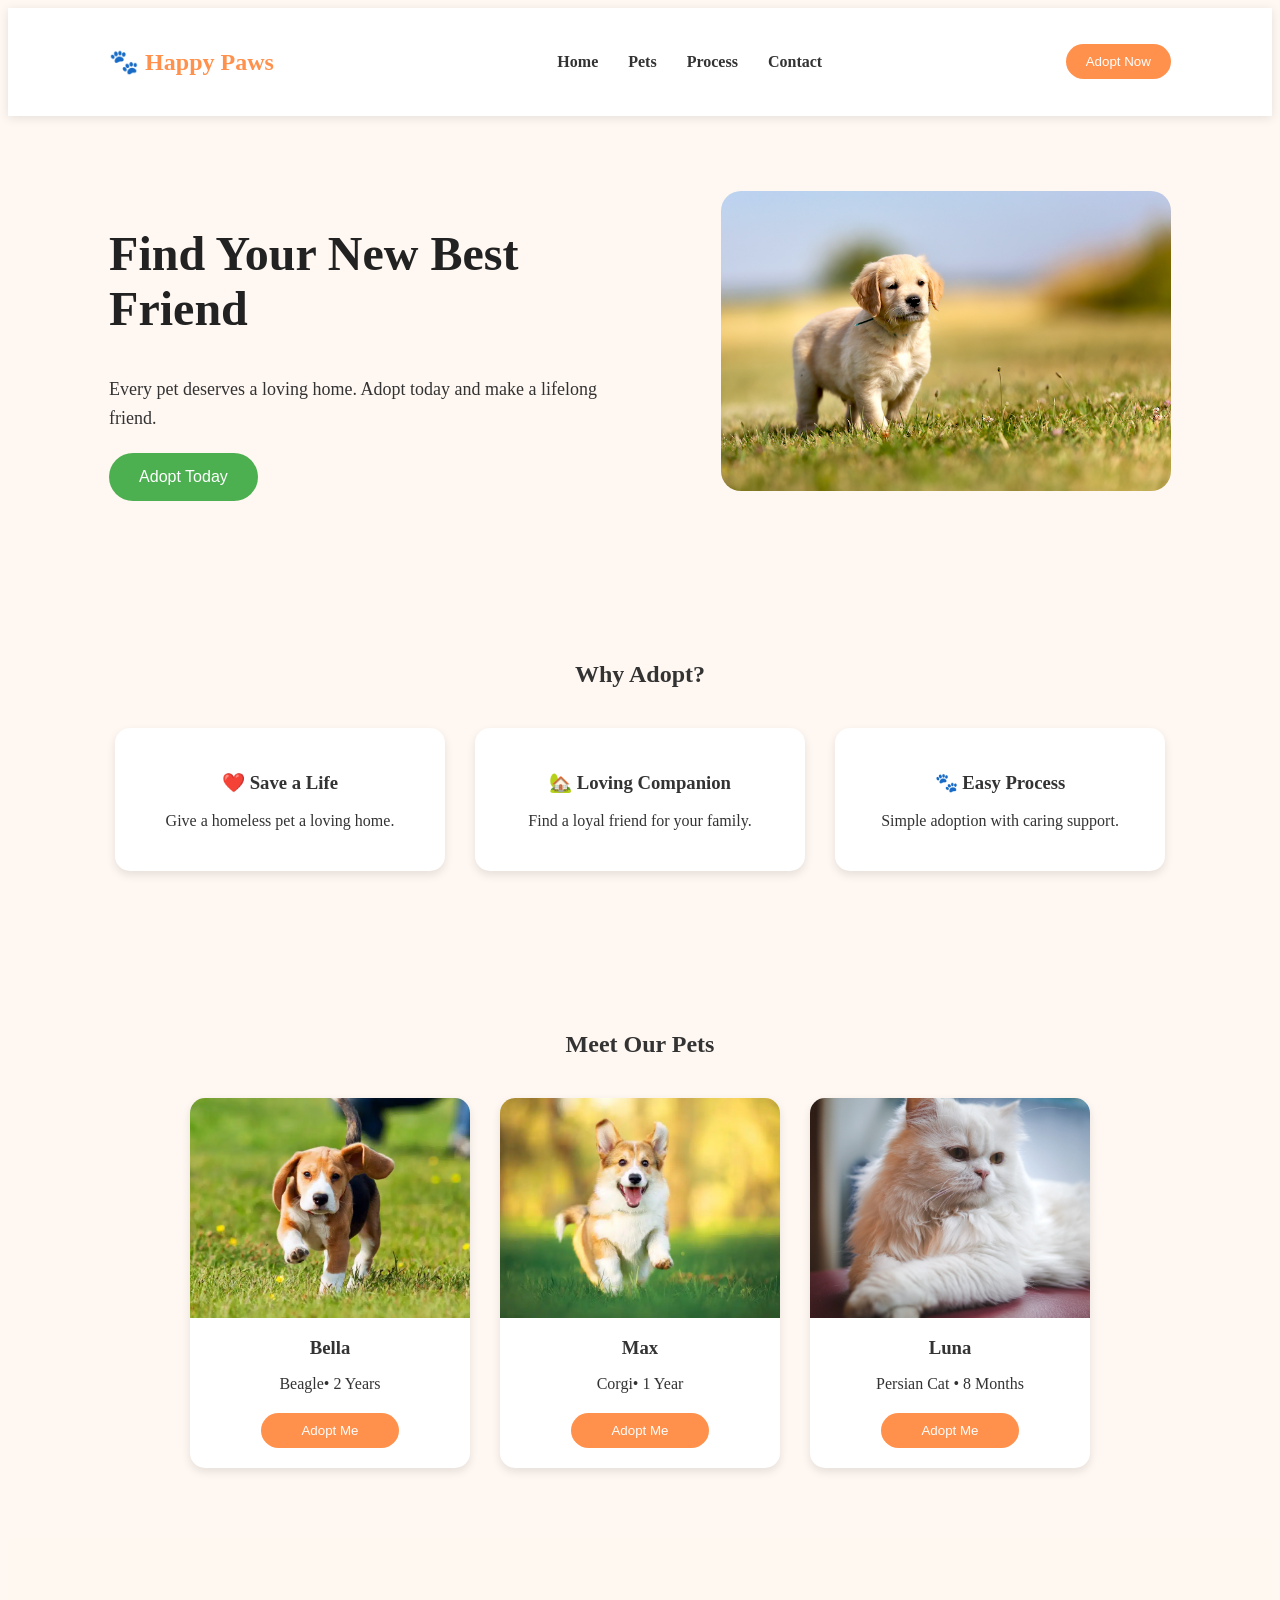
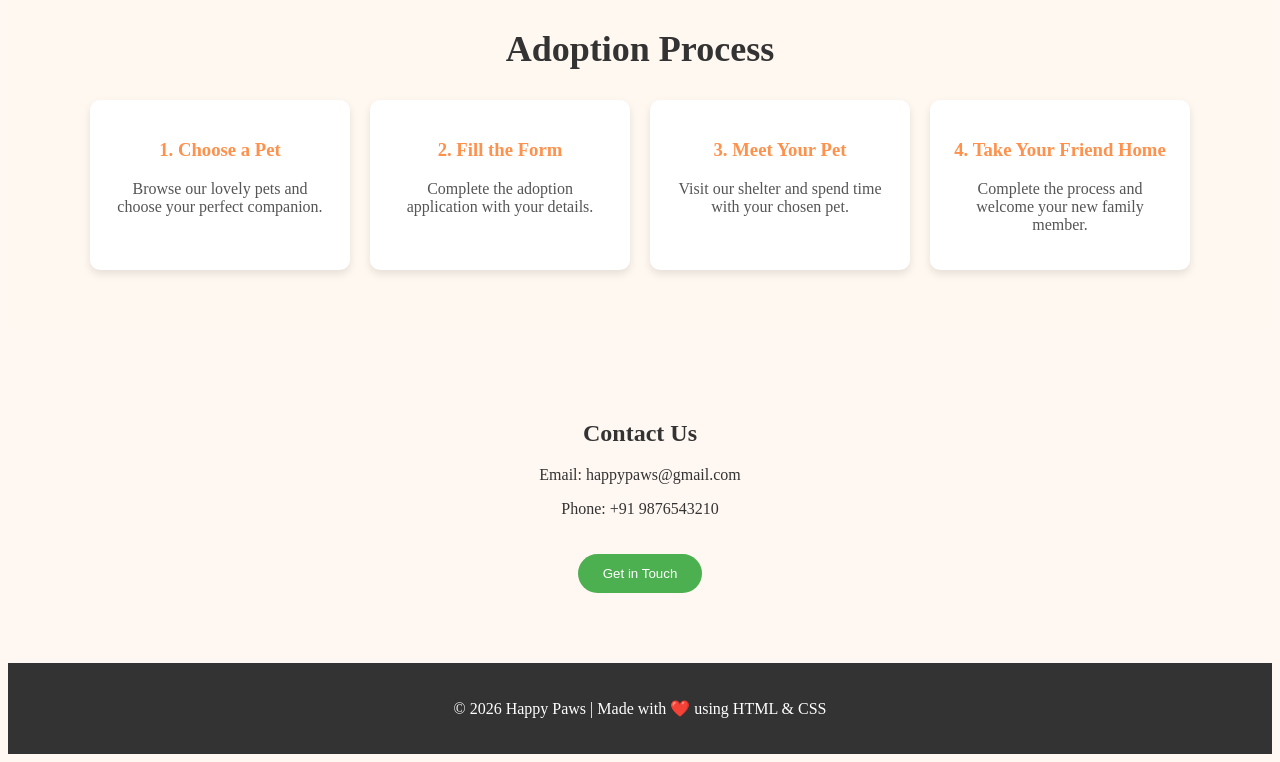
<file: index.html>
<!DOCTYPE html>
<html lang="en">
<head>
    <meta charset="UTF-8">
    <meta name="viewport" content="width=device-width, initial-scale=1.0">
    <title>Happy Paws</title>
    <link rel="stylesheet" href="style.css">
</head>
<body>
    <header>
    <nav>
        <h2>🐾 Happy Paws</h2>

        <ul>
            <li><a href="#home">Home</a></li>
            <li><a href="#pets">Pets</a></li>
            <li><a href="#process">Process</a></li>
            <li><a href="#contact">Contact</a></li>
        </ul>

        <button>Adopt Now</button>
    </nav>
</header>

</body>
</html>
<section class="hero" id="home">

    <div class="hero-text">

        <h1>Find Your New Best Friend</h1>

        <p>
            Every pet deserves a loving home.
            Adopt today and make a lifelong friend.
        </p>

        <button>Adopt Today</button>

    </div>

    <div class="hero-image">

        <img src="hero.jpg" alt="Pet">

    </div>

</section><section class="why">

<h2>Why Adopt?</h2>

<div class="cards">

<div class="card">
<h3>❤️ Save a Life</h3>
<p>Give a homeless pet a loving home.</p>
</div>

<div class="card">
<h3>🏡 Loving Companion</h3>
<p>Find a loyal friend for your family.</p>
</div>

<div class="card">
<h3>🐾 Easy Process</h3>
<p>Simple adoption with caring support.</p>
</div>

</div>

</section>
<section class="pets" id="pets">

<h2>Meet Our Pets</h2>

<div class="pet-container">

<div class="pet-card">

<img src="dog1.jpg">

<h3>Bella</h3>

<p>Beagle• 2 Years</p>

<button><a href="adopt.html" class="btn">Adopt Me</a></button>

</div>

<div class="pet-card">

<img src="dog2.jpg">

<h3>Max</h3>

<p>Corgi• 1 Year</p>

<button><a href="adopt.html" class="btn">Adopt Me</a></button>

</div>

<div class="pet-card">

<img src="cat1.jpg">

<h3>Luna</h3>

<p>Persian Cat • 8 Months</p>

<button><a href="adopt.html" class="btn">Adopt Me</a></button>

</div>

</div>

</section><section class="process" id="process">
<h2>Adoption Process</h2>

<div class="steps">
<div class="step">
<h3>1. Choose a Pet</h3>
<p>Browse our lovely pets and choose your perfect companion.</p>
</div>

<div class="step">
<h3>2. Fill the Form</h3>
<p>Complete the adoption application with your details.</p>
</div>

<div class="step">
<h3>3. Meet Your Pet</h3>
<p>Visit our shelter and spend time with your chosen pet.</p>
</div>

<div class="step">
<h3>4. Take Your Friend Home</h3>
<p>Complete the process and welcome your new family member.</p>
</div>
</div>
</section>

<section class="contact" id="contact">

<h2>Contact Us</h2>

<p>Email: happypaws@gmail.com</p>

<p>Phone: +91 9876543210</p>

<button>Get in Touch</button>

</section><footer>

<p>© 2026 Happy Paws | Made with ❤️ using HTML & CSS</p>

</footer>
</file>
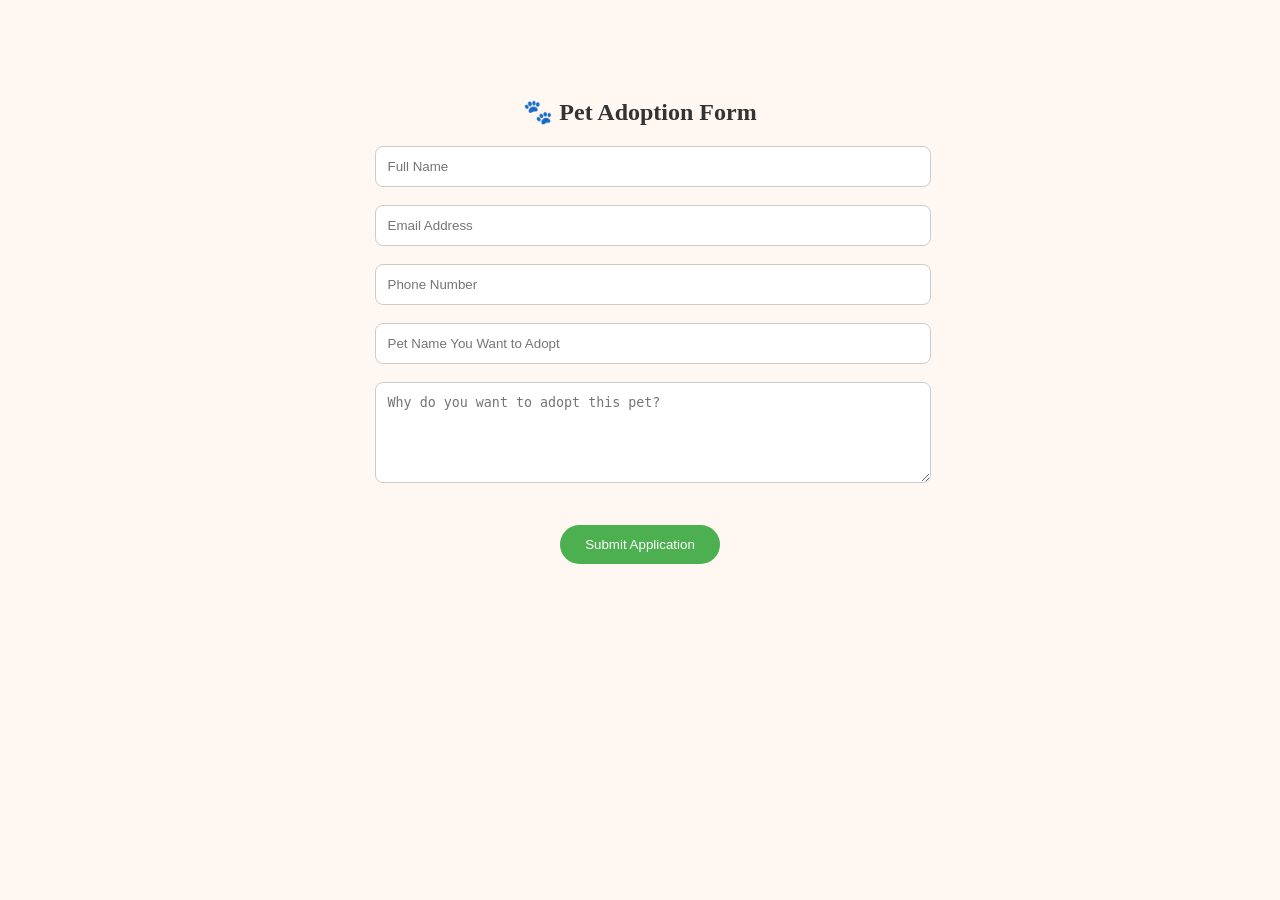
<file: adopt.html>
<!DOCTYPE html>
<html lang="en">
<head>
    <meta charset="UTF-8">
    <meta name="viewport" content="width=device-width, initial-scale=1.0">
    <title>Adopt a Pet</title>
    <link rel="stylesheet" href="style.css">
</head>

<body>

<section class="contact">
    <h1>🐾 Pet Adoption Form</h1>

    <form>
        <input type="text" placeholder="Full Name" required><br><br>

        <input type="email" placeholder="Email Address" required><br><br>

        <input type="tel" placeholder="Phone Number" required><br><br>

        <input type="text" placeholder="Pet Name You Want to Adopt" required><br><br>

        <textarea placeholder="Why do you want to adopt this pet?" rows="5"></textarea><br><br>

        <button type="submit">Submit Application</button>
    </form>

</section>

</body>
</html>
</file>
<file: style.css>
```css
/* Reset */
*{
    margin:0;
    padding:0;
    box-sizing:border-box;
    font-family:Arial, sans-serif;
}

body{
    background:#FFF8F2;
    color:#333;
}

/* Navigation */
nav{
    display:flex;
    justify-content:space-between;
    align-items:center;
    padding:20px 8%;
    background:#ffffff;
    box-shadow:0 2px 10px rgba(0,0,0,0.1);
    position:sticky;
    top:0;
}

nav h2{
    color:#ff914d;
}

nav ul{
    display:flex;
    list-style:none;
}

nav ul li{
    margin:0 15px;
}

nav ul li a{
    text-decoration:none;
    color:#333;
    font-weight:bold;
}

nav ul li a:hover{
    color:#ff914d;
}

nav button{
    background:#ff914d;
    color:white;
    border:none;
    padding:10px 20px;
    border-radius:25px;
    cursor:pointer;
}

nav button:hover{
    background:#ff7a26;
}

/* Hero Section */
.hero{
    display:flex;
    justify-content:space-between;
    align-items:center;
    padding:70px 8%;
}

.hero-text{
    width:50%;
}

.hero-text h1{
    font-size:48px;
    color:#222;
}

.hero-text p{
    margin:20px 0;
    font-size:18px;
    line-height:1.6;
}

.hero-text button{
    background:#4CAF50;
    color:white;
    border:none;
    padding:15px 30px;
    border-radius:30px;
    cursor:pointer;
    font-size:16px;
}

.hero-text button:hover{
    background:#3d9440;
}

.hero-image img{
    width:450px;
    border-radius:20px;
}

/* Why Adopt */
.why{
    padding:70px 8%;
    text-align:center;
}

.cards{
    display:flex;
    justify-content:center;
    gap:30px;
    margin-top:40px;
}

.card{
    background:white;
    padding:25px;
    width:280px;
    border-radius:15px;
    box-shadow:0 4px 10px rgba(0,0,0,0.1);
}

.card:hover{
    transform:translateY(-8px);
    transition:0.3s;
}

/* Pets */
.pets{
    padding:70px 8%;
    text-align:center;
}

.pet-container{
    display:flex;
    justify-content:center;
    gap:30px;
    margin-top:40px;
}

.pet-card{
    background:white;
    width:280px;
    border-radius:15px;
    overflow:hidden;
    box-shadow:0 4px 10px rgba(0,0,0,0.1);
}

.pet-card img{
    width:100%;
    height:220px;
    object-fit:cover;
}

.pet-card h3{
    margin:15px 0 10px;
}

.pet-card p{
    margin-bottom:20px;
}

.pet-card button{
    background:#ff914d;
    color:white;
    border:none;
    padding:10px 20px;
    border-radius:20px;
    margin-bottom:20px;
    cursor:pointer;
}

.pet-card button:hover{
    background:#ff7a26;
}

/* Contact */
.contact{
    text-align:center;
    padding:70px 8%;
}

.contact button{
    margin-top:20px;
    padding:12px 25px;
    background:#4CAF50;
    color:white;
    border:none;
    border-radius:25px;
    cursor:pointer;
}

/* Footer */
footer{
    background:#333;
    color:white;
    text-align:center;
    padding:20px;
}.process{
    text-align: center;
    padding: 60px 20px;
    background: #fff8f0;
}

.process h2{
    font-size: 36px;
    margin-bottom: 30px;
}

.steps{
    display: flex;
    justify-content: center;
    gap: 20px;
    flex-wrap: wrap;
}

.step{
    width: 220px;
    background: white;
    padding: 20px;
    border-radius: 10px;
    box-shadow: 0 4px 8px rgba(0,0,0,0.1);
}

.step h3{
    color: #ff914d;
}

.step p{
    color: #555;
}form{
    width:50%;
    margin:auto;
    text-align:center;
}

input, textarea{
    width:100%;
    padding:12px;
    border:1px solid #ccc;
    border-radius:8px;
}

button{
    background:#ff914d;
    color:white;
    padding:12px 25px;
    border:none;
    border-radius:8px;
    cursor:pointer;
}

button:hover{
    background:#ff7a26;
}

.btn{
    background:#ff914d;
    color:white;
    padding:10px 20px;
    text-decoration:none;
    border-radius:8px;
}

```
</file>
